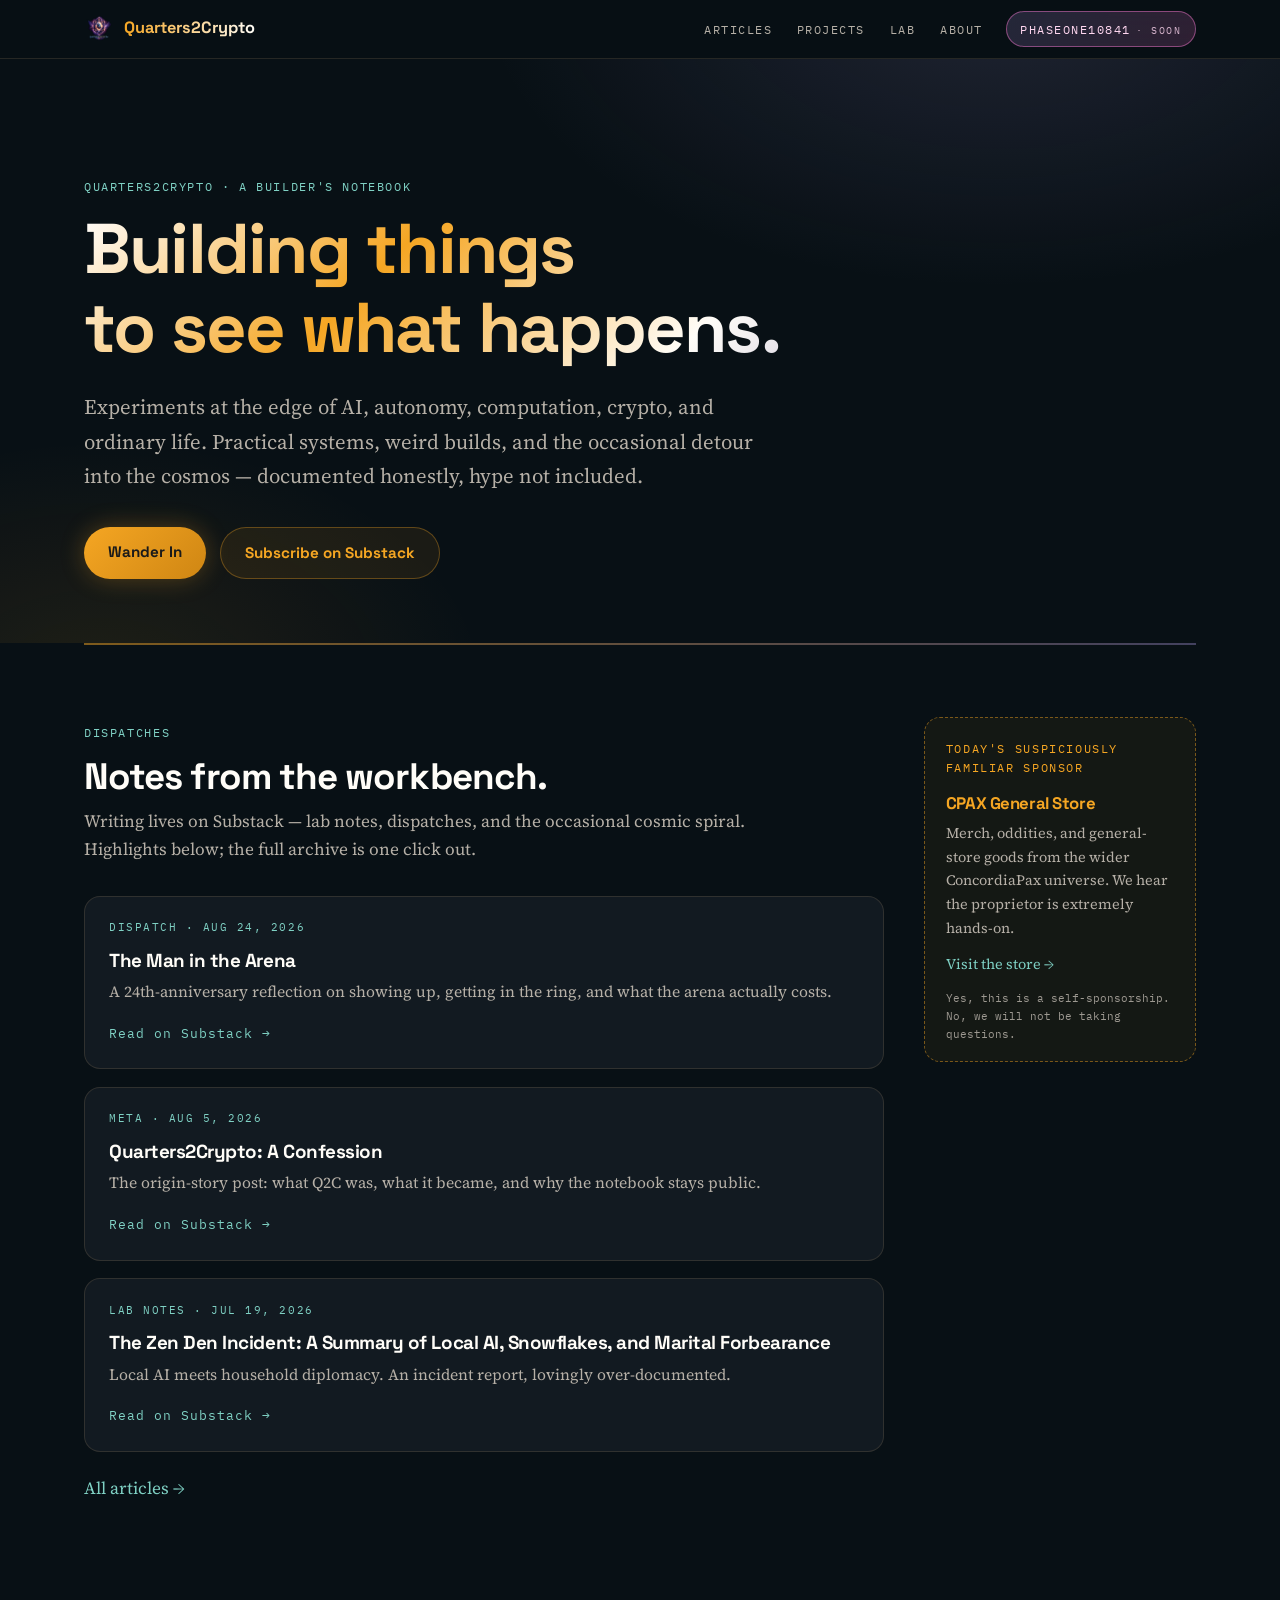
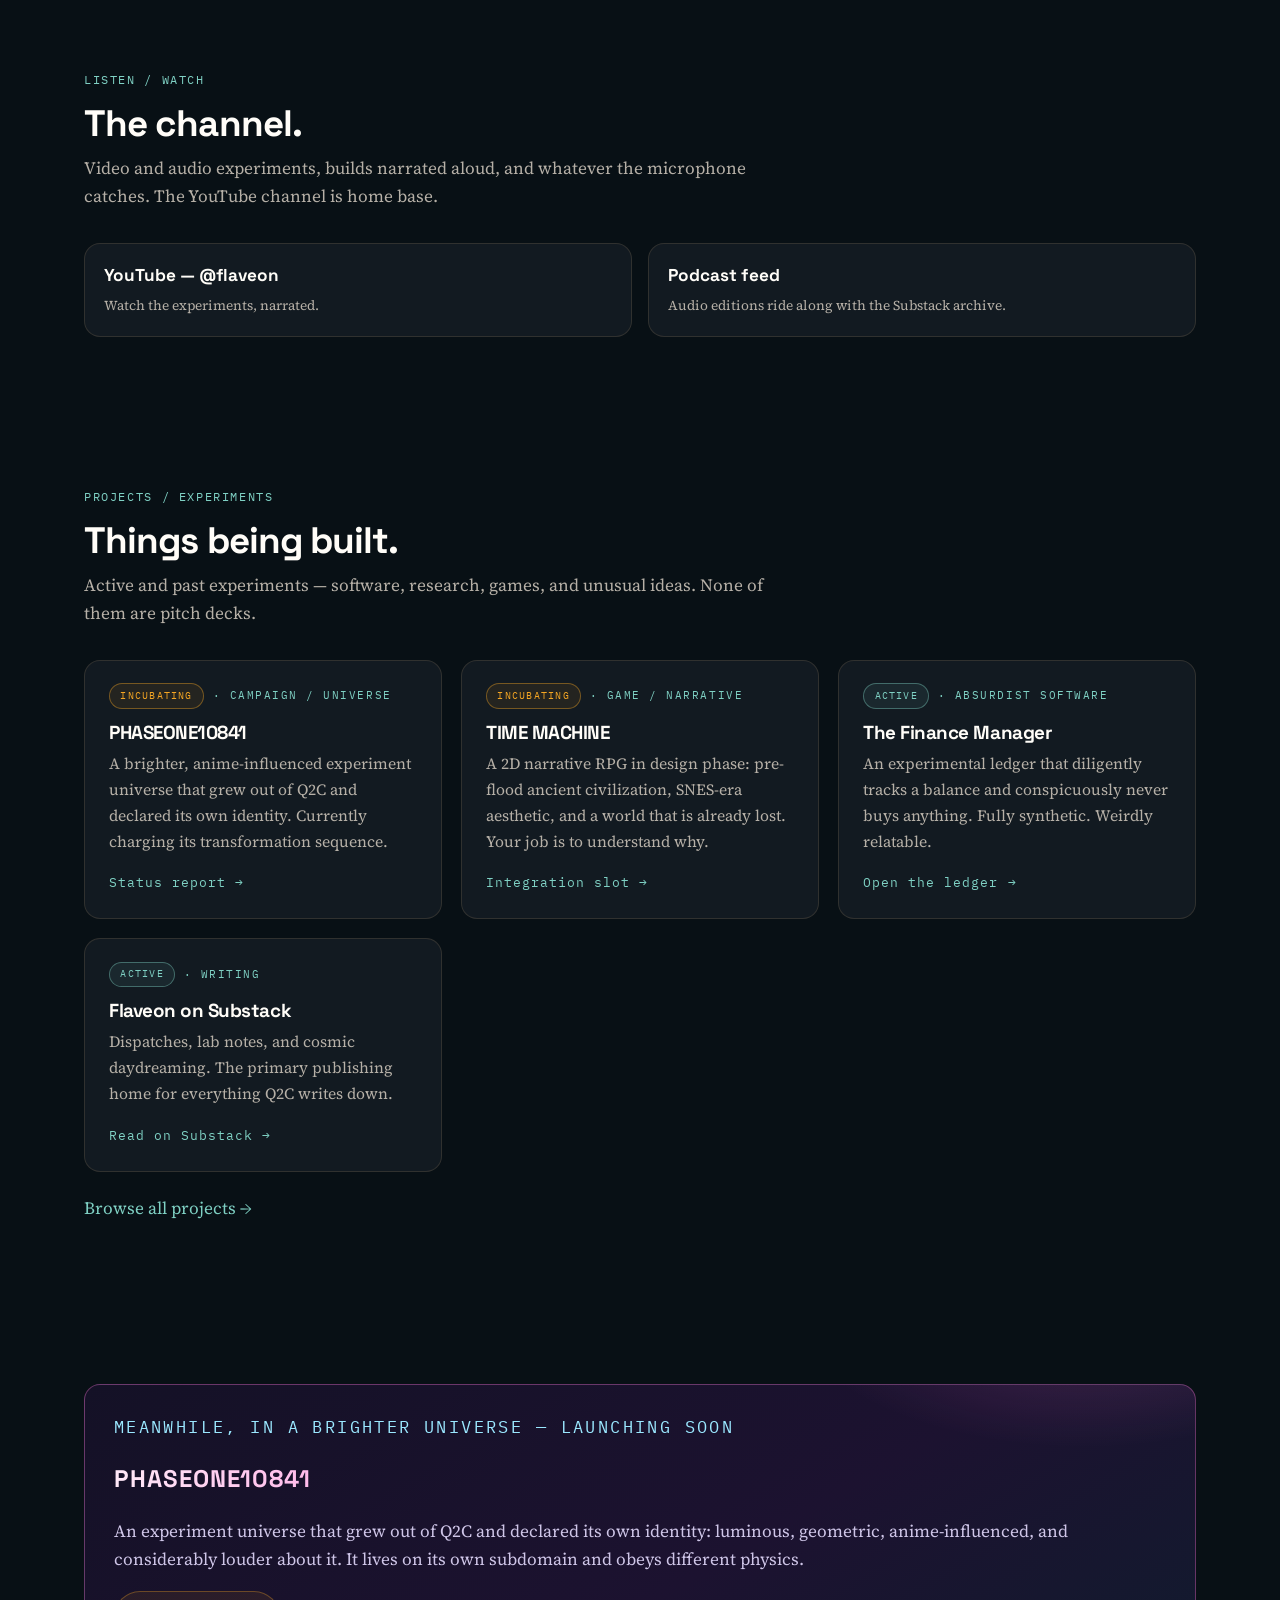
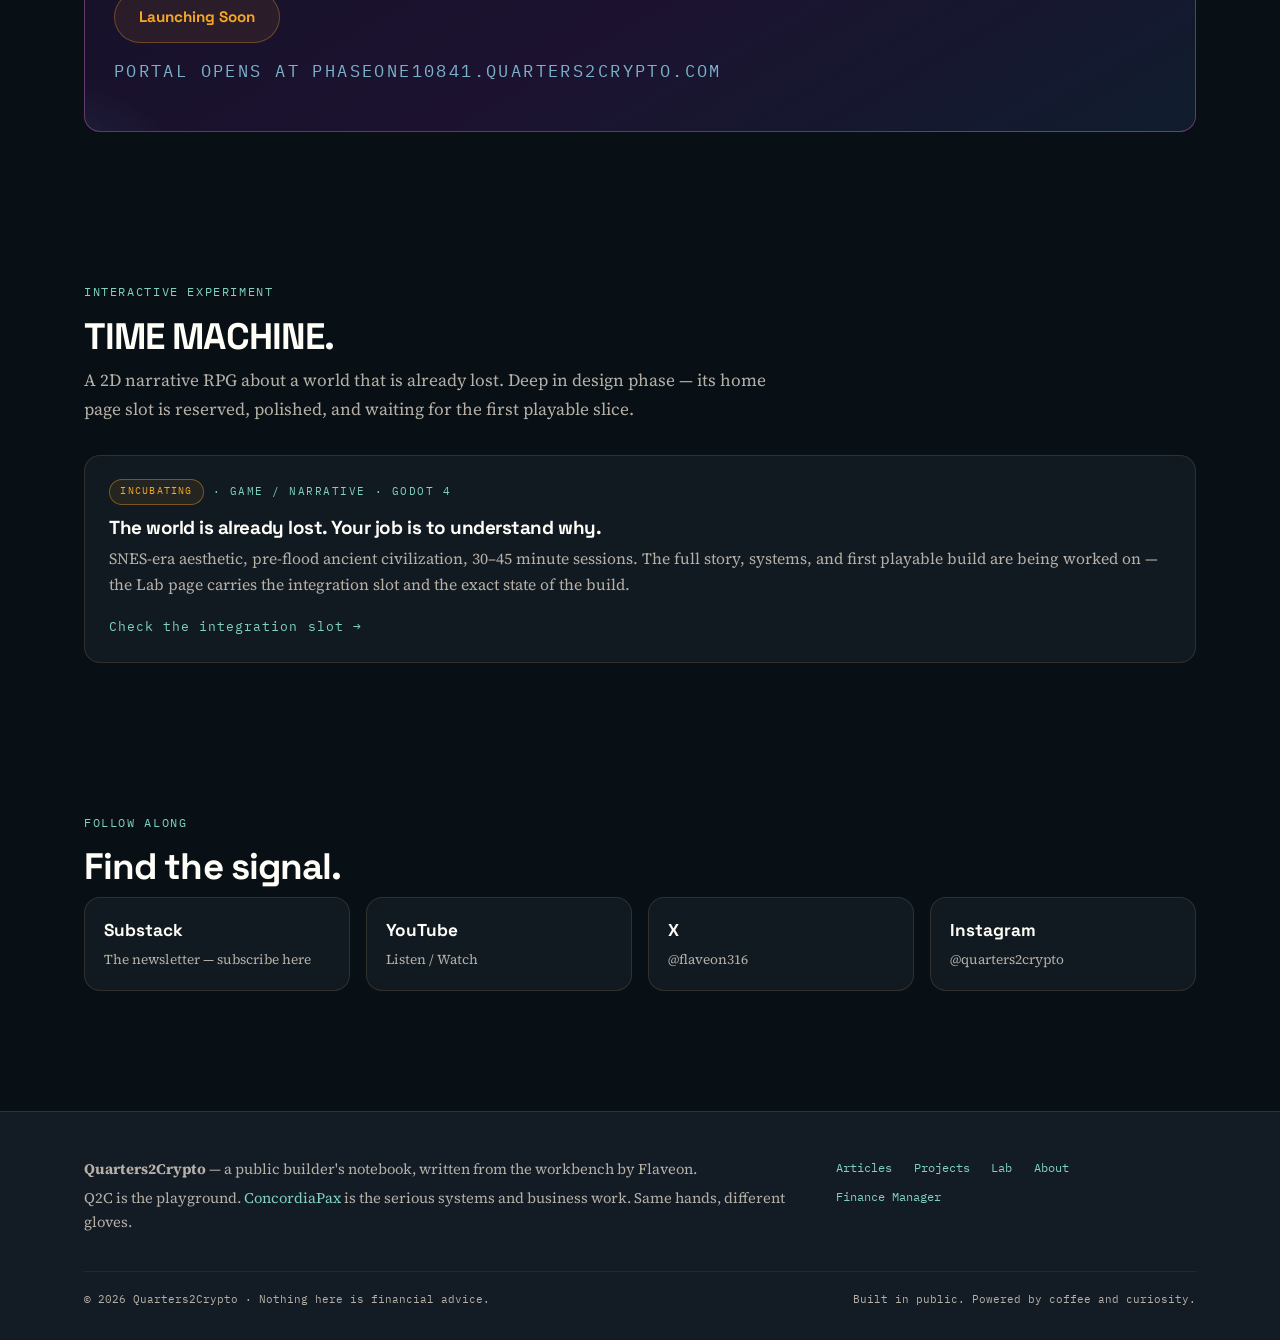
<file: index.html>
<!DOCTYPE html>
<html lang="en">
<head>
  <meta charset="UTF-8">
  <meta name="viewport" content="width=device-width, initial-scale=1.0">
  <title>Quarters2Crypto — A Builder's Notebook</title>
  <meta name="description" content="The public notebook of Flaveon: experiments at the edge of AI, autonomy, computation, crypto, and cosmic daydreaming. Building things to see what happens.">
  <link rel="canonical" href="https://quarters2crypto.com/">

  <meta property="og:type" content="website">
  <meta property="og:site_name" content="Quarters2Crypto">
  <meta property="og:title" content="Quarters2Crypto — A Builder's Notebook">
  <meta property="og:description" content="Experiments at the edge of AI, autonomy, computation, crypto, and cosmic daydreaming. Building things to see what happens.">
  <meta property="og:url" content="https://quarters2crypto.com/">
  <meta property="og:image" content="https://quarters2crypto.com/media/images/q2c-hero-bg.png">
  <meta name="twitter:card" content="summary_large_image">
  <meta name="twitter:site" content="@flaveon316">
  <meta name="twitter:title" content="Quarters2Crypto — A Builder's Notebook">
  <meta name="twitter:description" content="Experiments at the edge of AI, autonomy, computation, crypto, and cosmic daydreaming.">

  <link rel="icon" type="image/png" href="/media/images/q2c-icon.png">
  <link rel="preconnect" href="https://fonts.googleapis.com">
  <link rel="preconnect" href="https://fonts.gstatic.com" crossorigin>
  <link rel="stylesheet" href="/brand-kit/cpax-q2c-theme.css">
  <link rel="stylesheet" href="/assets/css/site.css">
  <script src="/assets/js/site.js" defer></script>

  <script type="application/ld+json">
  {
    "@context": "https://schema.org",
    "@type": "WebSite",
    "name": "Quarters2Crypto",
    "url": "https://quarters2crypto.com",
    "description": "A public builder's notebook: AI, autonomy, computation, crypto, and cosmic daydreaming.",
    "author": { "@type": "Person", "name": "Flaveon", "url": "https://substack.com/@flaveon" }
  }
  </script>
</head>
<body>
  <a class="skip-link" href="#main">Skip to content</a>

  <nav id="nav" aria-label="Primary">
    <div class="wrap">
      <a class="brand" href="/">
        <img src="/media/images/q2c-logo.png" alt="Quarters2Crypto logo" width="30" height="30">
        <span class="wordmark">Quarters2Crypto</span>
      </a>
      <div class="nav-links">
        <a href="/articles.html">Articles</a>
        <a href="/projects.html">Projects</a>
        <a href="/lab.html">Lab</a>
        <a href="/about.html">About</a>
        <a class="phaseone-nav" href="/lab.html#phaseone">Phaseone10841<span class="soon">· soon</span></a>
      </div>
    </div>
  </nav>

  <main id="main">
    <!-- A. Hero -->
    <section id="hero">
      <div class="wrap">
        <span class="eyebrow">Quarters2Crypto · A builder's notebook</span>
        <h1>Building things<br>to see what happens.</h1>
        <p class="lede">Experiments at the edge of AI, autonomy, computation, crypto, and ordinary life. Practical systems, weird builds, and the occasional detour into the cosmos — documented honestly, hype not included.</p>
        <div class="hero-ctas">
          <a class="btn btn-primary" href="#dispatches">Wander In</a>
          <a class="btn btn-secondary" href="https://substack.com/@flaveon" target="_blank" rel="noopener">Subscribe on Substack</a>
        </div>
      </div>
    </section>

    <div class="wrap"><hr class="rule"></div>

    <!-- B. Dispatches + sponsor sidebar -->
    <section class="block" id="dispatches" aria-labelledby="dispatches-title">
      <div class="wrap with-sidebar">
        <div>
          <div class="section-head">
            <span class="eyebrow">Dispatches</span>
            <h2 id="dispatches-title">Notes from the workbench.</h2>
            <p>Writing lives on Substack — lab notes, dispatches, and the occasional cosmic spiral. Highlights below; the full archive is one click out.</p>
          </div>
          <div data-dispatches="3">
            <!-- Static fallback: replaced by /content/dispatches.json when available -->
            <div class="card-list">
              <article class="card">
                <p class="meta">Dispatch</p>
                <h3><a href="https://flaveon.substack.com/p/the-man-in-the-arena" target="_blank" rel="noopener">The Man in the Arena</a></h3>
                <p>A reflection on showing up, getting in the ring, and what the arena actually costs.</p>
              </article>
              <article class="card">
                <p class="meta">Meta</p>
                <h3><a href="https://flaveon.substack.com/p/quarters2crypto-a-confession" target="_blank" rel="noopener">Quarters2Crypto: A Confession</a></h3>
                <p>What Q2C was, what it became, and why the notebook stays public.</p>
              </article>
            </div>
          </div>
          <p style="margin-top:1.4rem">
            <a class="card-link" href="/articles.html">All articles →</a>
          </p>
        </div>

        <!-- The sponsor bit -->
        <aside class="sponsor-module" aria-label="Sponsor">
          <span class="eyebrow" style="color:var(--cpax-gold)">Today's suspiciously familiar sponsor</span>
          <h3>CPAX General Store</h3>
          <p>Merch, oddities, and general-store goods from the wider ConcordiaPax universe. We hear the proprietor is extremely hands-on.</p>
          <p><a class="card-link" href="https://www.etsy.com/shop/CpaxGeneralStore" target="_blank" rel="noopener sponsored">Visit the store →</a></p>
          <p class="fine-print">Yes, this is a self-sponsorship. No, we will not be taking questions.</p>
        </aside>
      </div>
    </section>

    <!-- C. Listen / Watch -->
    <section class="block" aria-labelledby="listen-title">
      <div class="wrap">
        <div class="section-head">
          <span class="eyebrow">Listen / Watch</span>
          <h2 id="listen-title">The channel.</h2>
          <p>Video and audio experiments, builds narrated aloud, and whatever the microphone catches. The YouTube channel is home base.</p>
        </div>
        <div class="social-strip">
          <a href="https://youtube.com/@flaveon" target="_blank" rel="noopener">
            <span class="label">YouTube — @flaveon</span>
            <span class="note">Watch the experiments, narrated.</span>
          </a>
          <a href="https://flaveon.substack.com/podcast" target="_blank" rel="noopener">
            <span class="label">Podcast feed</span>
            <span class="note">Audio editions ride along with the Substack archive.</span>
          </a>
        </div>
      </div>
    </section>

    <!-- D. Projects teaser -->
    <section class="block" aria-labelledby="projects-title">
      <div class="wrap">
        <div class="section-head">
          <span class="eyebrow">Projects / Experiments</span>
          <h2 id="projects-title">Things being built.</h2>
          <p>Active and past experiments — software, research, games, and unusual ideas. None of them are pitch decks.</p>
        </div>
        <div data-projects="featured">
          <div class="project-grid">
            <article class="card">
              <p class="meta"><span class="pill pill-active">active</span> · Absurdist Software</p>
              <h3>The Finance Manager</h3>
              <p>An experimental ledger that diligently tracks a balance and conspicuously never buys anything.</p>
              <a class="card-link" href="/finance_manager/">Open the ledger →</a>
            </article>
            <article class="card">
              <p class="meta"><span class="pill pill-incubating">incubating</span> · Game / Narrative</p>
              <h3>TIME MACHINE</h3>
              <p>A narrative RPG in design phase. The world is already lost — your job is to understand why.</p>
              <a class="card-link" href="/lab.html#time-machine">Integration slot →</a>
            </article>
          </div>
        </div>
        <p style="margin-top:1.4rem">
          <a class="card-link" href="/projects.html">Browse all projects →</a>
        </p>
      </div>
    </section>

    <!-- E. PHASEONE10841 -->
    <section class="block" id="phaseone" aria-labelledby="phaseone-title" data-phaseone>
      <div class="wrap">
        <div class="phaseone-card">
          <span class="meta">Meanwhile, in a brighter universe — <span data-phaseone-status>Launching Soon</span></span>
          <h3 id="phaseone-title">PHASEONE10841</h3>
          <p>An experiment universe that grew out of Q2C and declared its own identity: luminous, geometric, anime-influenced, and considerably louder about it. It lives on its own subdomain and obeys different physics.</p>
          <a class="btn btn-secondary phaseone-cta" aria-disabled="true">Launching Soon</a>
          <p class="meta" style="margin-top:0.9rem; opacity:0.75">portal opens at phaseone10841.quarters2crypto.com</p>
        </div>
      </div>
    </section>

    <!-- F. Time Machine -->
    <section class="block" aria-labelledby="tm-title">
      <div class="wrap">
        <div class="section-head">
          <span class="eyebrow">Interactive Experiment</span>
          <h2 id="tm-title">TIME MACHINE.</h2>
          <p>A 2D narrative RPG about a world that is already lost. Deep in design phase — its home page slot is reserved, polished, and waiting for the first playable slice.</p>
        </div>
        <article class="card">
          <p class="meta"><span class="pill pill-incubating">incubating</span> · Game / Narrative · Godot 4</p>
          <h3>The world is already lost. Your job is to understand why.</h3>
          <p>SNES-era aesthetic, pre-flood ancient civilization, 30–45 minute sessions. The full story, systems, and first playable build are being worked on — the Lab page carries the integration slot and the exact state of the build.</p>
          <a class="card-link" href="/lab.html#time-machine">Check the integration slot →</a>
        </article>
      </div>
    </section>

    <!-- H. Social / Follow -->
    <section class="block" aria-labelledby="follow-title">
      <div class="wrap">
        <div class="section-head">
          <span class="eyebrow">Follow Along</span>
          <h2 id="follow-title">Find the signal.</h2>
        </div>
        <div class="social-strip">
          <a href="https://substack.com/@flaveon" target="_blank" rel="noopener">
            <span class="label">Substack</span>
            <span class="note">The newsletter — subscribe here</span>
          </a>
          <a href="https://youtube.com/@flaveon" target="_blank" rel="noopener">
            <span class="label">YouTube</span>
            <span class="note">Listen / Watch</span>
          </a>
          <a href="https://x.com/flaveon316" target="_blank" rel="noopener">
            <span class="label">X</span>
            <span class="note">@flaveon316</span>
          </a>
          <a href="https://www.instagram.com/quarters2crypto" target="_blank" rel="noopener">
            <span class="label">Instagram</span>
            <span class="note">@quarters2crypto</span>
          </a>
        </div>
      </div>
    </section>
  </main>

  <footer>
    <div class="wrap">
      <div class="grid">
        <div>
          <p><strong>Quarters2Crypto</strong> — a public builder's notebook, written from the workbench by Flaveon.</p>
          <p>Q2C is the playground. <a href="https://concordiapax.com" target="_blank" rel="noopener">ConcordiaPax</a> is the serious systems and business work. Same hands, different gloves.</p>
        </div>
        <nav aria-label="Footer">
          <a href="/articles.html">Articles</a>
          <a href="/projects.html">Projects</a>
          <a href="/lab.html">Lab</a>
          <a href="/about.html">About</a>
          <a href="/finance_manager/">Finance Manager</a>
        </nav>
      </div>
      <div class="foot-bottom">
        <span>© <span data-year>2026</span> Quarters2Crypto · Nothing here is financial advice.</span>
        <span>Built in public. Powered by coffee and curiosity.</span>
      </div>
    </div>
  </footer>
</body>
</html>
</file>
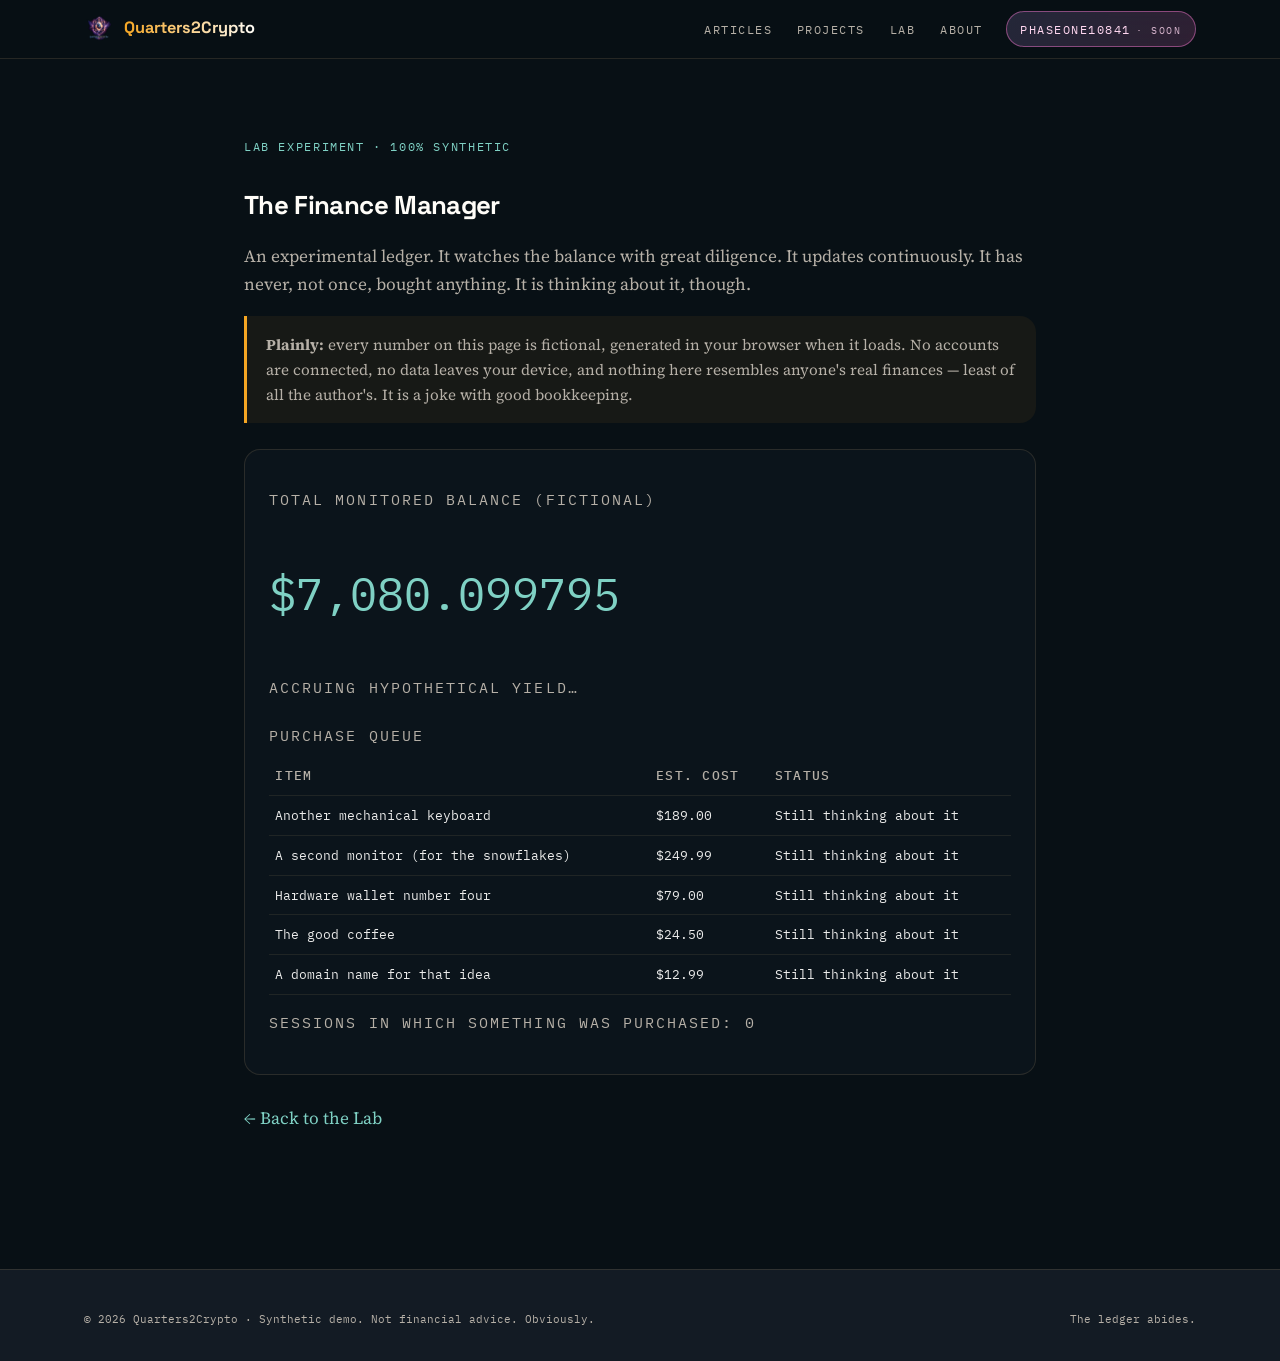
<file: finance_manager/index.html>
<!DOCTYPE html>
<html lang="en">
<head>
  <meta charset="UTF-8">
  <meta name="viewport" content="width=device-width, initial-scale=1.0">
  <title>The Finance Manager — Quarters2Crypto</title>
  <meta name="description" content="A fully synthetic experimental ledger that diligently tracks a balance and conspicuously never buys anything. An absurdist software demo from the Q2C lab.">
  <link rel="canonical" href="https://quarters2crypto.com/finance_manager/">
  <meta name="robots" content="noindex">

  <meta property="og:type" content="website">
  <meta property="og:site_name" content="Quarters2Crypto">
  <meta property="og:title" content="The Finance Manager — Quarters2Crypto">
  <meta property="og:description" content="A synthetic ledger that never buys anything. An absurdist software demo.">
  <meta property="og:url" content="https://quarters2crypto.com/finance_manager/">
  <meta property="og:image" content="https://quarters2crypto.com/media/images/q2c-hero-bg.png">
  <meta name="twitter:card" content="summary_large_image">

  <link rel="icon" type="image/png" href="/media/images/q2c-icon.png">
  <link rel="preconnect" href="https://fonts.googleapis.com">
  <link rel="preconnect" href="https://fonts.gstatic.com" crossorigin>
  <link rel="stylesheet" href="/brand-kit/cpax-q2c-theme.css">
  <link rel="stylesheet" href="/assets/css/site.css">
</head>
<body>
  <a class="skip-link" href="#main">Skip to content</a>

  <nav id="nav" aria-label="Primary">
    <div class="wrap">
      <a class="brand" href="/">
        <img src="/media/images/q2c-logo.png" alt="Quarters2Crypto logo" width="30" height="30">
        <span class="wordmark">Quarters2Crypto</span>
      </a>
      <div class="nav-links">
        <a href="/articles.html">Articles</a>
        <a href="/projects.html">Projects</a>
        <a href="/lab.html">Lab</a>
        <a href="/about.html">About</a>
        <a class="phaseone-nav" href="/lab.html#phaseone">Phaseone10841<span class="soon">· soon</span></a>
      </div>
    </div>
  </nav>

  <main id="main">
    <section class="block">
      <div class="wrap" style="max-width:52rem">
        <span class="eyebrow">Lab Experiment · 100% Synthetic</span>
        <h2>The Finance Manager</h2>
        <p class="muted">An experimental ledger. It watches the balance with great diligence. It updates continuously. It has never, not once, bought anything. It is thinking about it, though.</p>

        <div class="note-box" role="note">
          <strong>Plainly:</strong> every number on this page is fictional, generated in your browser when it loads.
          No accounts are connected, no data leaves your device, and nothing here resembles anyone's real finances — least of all the author's. It is a joke with good bookkeeping.
        </div>

        <div class="ledger" style="margin-top:1.6rem" aria-live="off">
          <p class="meta" style="color:var(--cpax-muted)">Total monitored balance (fictional)</p>
          <p class="balance" id="fm-balance">$0.000000</p>
          <p class="meta" id="fm-ticker-note" style="color:var(--cpax-muted)">accruing hypothetical yield…</p>

          <table>
            <caption class="meta" style="text-align:left; padding-block:0.5rem; color:var(--cpax-muted)">Purchase queue</caption>
            <thead>
              <tr><th scope="col">Item</th><th scope="col">Est. cost</th><th scope="col">Status</th></tr>
            </thead>
            <tbody id="fm-queue">
              <tr><td>Another mechanical keyboard</td><td>$189.00</td><td>Still thinking about it</td></tr>
              <tr><td>A second monitor (for the snowflakes)</td><td>$249.99</td><td>Still thinking about it</td></tr>
              <tr><td>Hardware wallet number four</td><td>$79.00</td><td>Still thinking about it</td></tr>
              <tr><td>The good coffee</td><td>$24.50</td><td>Still thinking about it</td></tr>
              <tr><td>A domain name for that idea</td><td>$12.99</td><td>Still thinking about it</td></tr>
            </tbody>
          </table>

          <p class="meta" style="margin-top:1rem; color:var(--cpax-muted)">
            Sessions in which something was purchased: <span id="fm-purchases">0</span>
          </p>
        </div>

        <p style="margin-top:1.8rem"><a class="card-link" href="/lab.html">← Back to the Lab</a></p>
      </div>
    </section>
  </main>

  <footer>
    <div class="wrap">
      <div class="foot-bottom" style="border-top:0; margin-top:0; padding-top:0">
        <span>© 2026 Quarters2Crypto · Synthetic demo. Not financial advice. Obviously.</span>
        <span>The ledger abides.</span>
      </div>
    </div>
  </footer>

  <script>
    /* Synthetic demo only. The balance is a made-up number, seeded per visit,
       drifting upward by tiny fictional "yield" ticks. Nothing is real. */
    (function () {
      "use strict";
      var balance = 4000 + Math.random() * 9000;
      var out = document.getElementById("fm-balance");
      var notes = [
        "accruing hypothetical yield…",
        "compounding, allegedly…",
        "watching the number with concern…",
        "growth, but make it fictional…",
        "still not buying anything…"
      ];
      var noteEl = document.getElementById("fm-ticker-note");
      var noteIdx = 0;

      function render() {
        out.textContent = "$" + balance.toLocaleString("en-US", {
          minimumFractionDigits: 6, maximumFractionDigits: 6
        });
      }

      function tick() {
        balance += Math.random() * 0.004; /* fictional micro-yield */
        render();
      }

      render();
      /* Reduced motion: render once, skip the animation entirely. */
      if (!window.matchMedia("(prefers-reduced-motion: reduce)").matches) {
        setInterval(tick, 700);
        setInterval(function () {
          noteIdx = (noteIdx + 1) % notes.length;
          noteEl.textContent = notes[noteIdx];
        }, 4200);
      } else {
        noteEl.textContent = "static figure — motion reduced, fiction intact…";
      }
    })();
  </script>
</body>
</html>
</file>
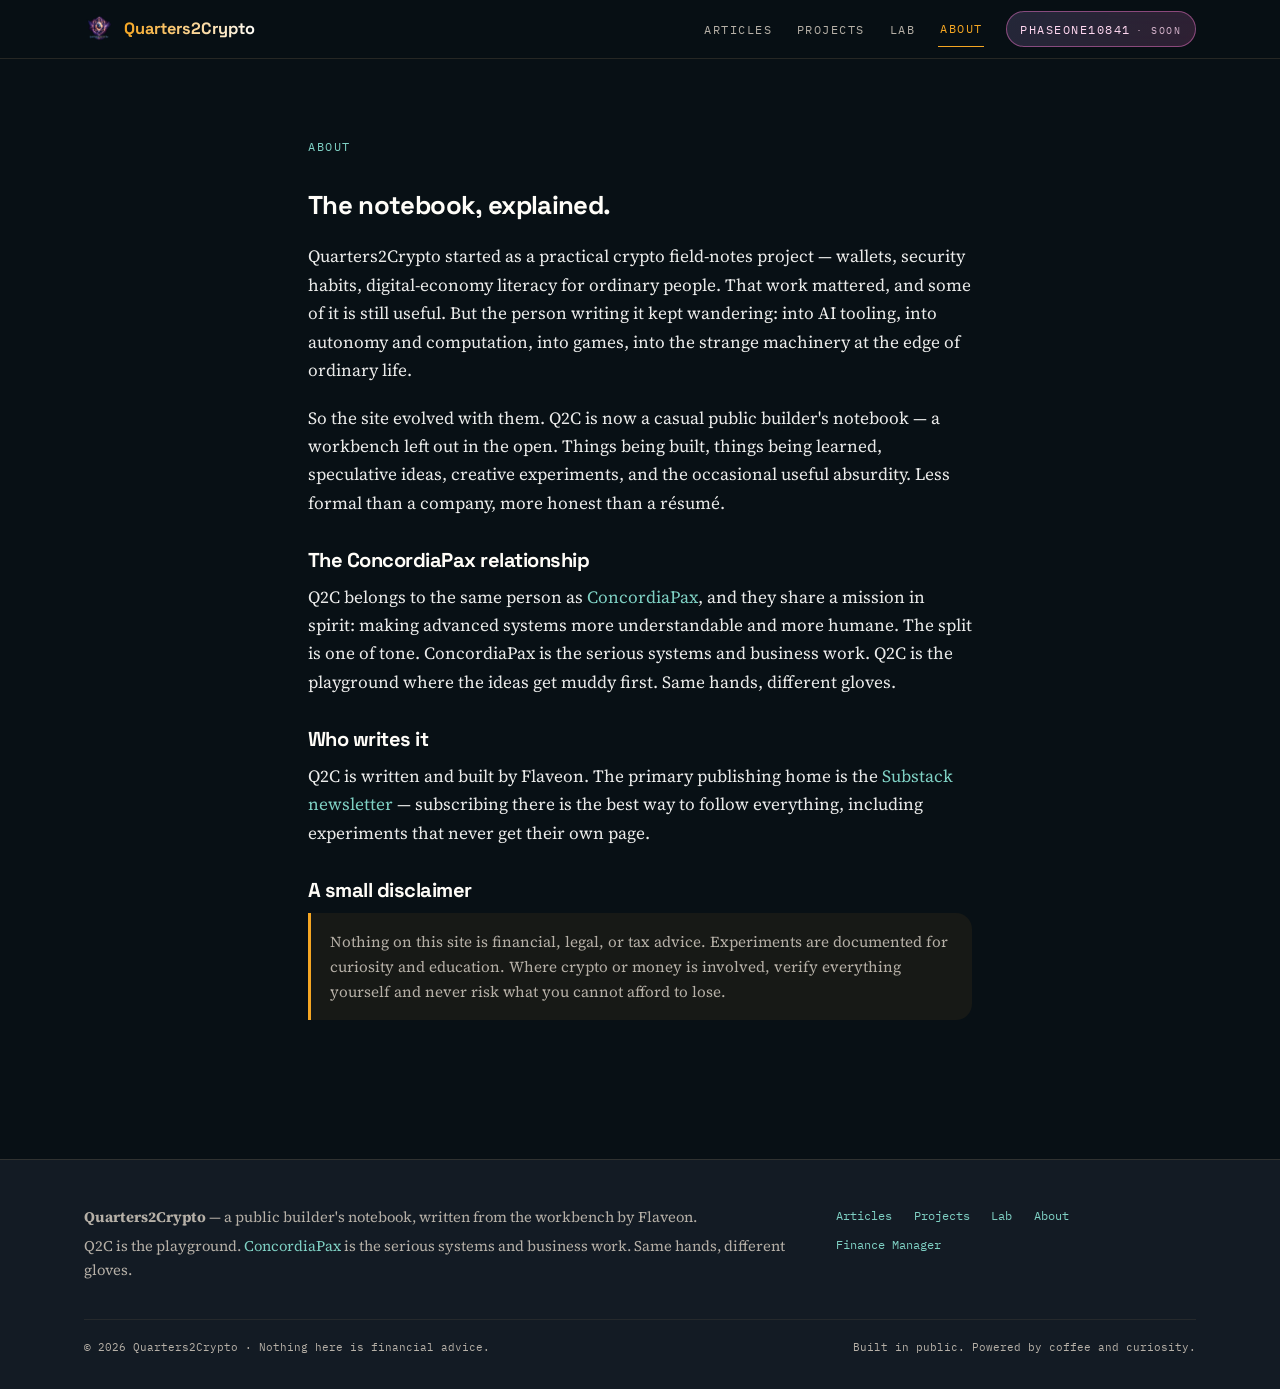
<file: about.html>
<!DOCTYPE html>
<html lang="en">
<head>
  <meta charset="UTF-8">
  <meta name="viewport" content="width=device-width, initial-scale=1.0">
  <title>About — Quarters2Crypto</title>
  <meta name="description" content="What Quarters2Crypto is now: a casual public builder's notebook by Flaveon, and how it relates to ConcordiaPax.">
  <link rel="canonical" href="https://quarters2crypto.com/about.html">

  <meta property="og:type" content="website">
  <meta property="og:site_name" content="Quarters2Crypto">
  <meta property="og:title" content="About — Quarters2Crypto">
  <meta property="og:description" content="What Quarters2Crypto is now, and how it relates to ConcordiaPax.">
  <meta property="og:url" content="https://quarters2crypto.com/about.html">
  <meta property="og:image" content="https://quarters2crypto.com/media/images/q2c-hero-bg.png">
  <meta name="twitter:card" content="summary_large_image">
  <meta name="twitter:site" content="@flaveon316">

  <link rel="icon" type="image/png" href="/media/images/q2c-icon.png">
  <link rel="preconnect" href="https://fonts.googleapis.com">
  <link rel="preconnect" href="https://fonts.gstatic.com" crossorigin>
  <link rel="stylesheet" href="/brand-kit/cpax-q2c-theme.css">
  <link rel="stylesheet" href="/assets/css/site.css">
  <script src="/assets/js/site.js" defer></script>
  <style>
    .prose { max-width: 44rem; }
    .prose p { margin: 0 0 1.2rem; }
    .prose h3 { margin: 2rem 0 0.7rem; }
  </style>
</head>
<body>
  <a class="skip-link" href="#main">Skip to content</a>

  <nav id="nav" aria-label="Primary">
    <div class="wrap">
      <a class="brand" href="/">
        <img src="/media/images/q2c-logo.png" alt="Quarters2Crypto logo" width="30" height="30">
        <span class="wordmark">Quarters2Crypto</span>
      </a>
      <div class="nav-links">
        <a href="/articles.html">Articles</a>
        <a href="/projects.html">Projects</a>
        <a href="/lab.html">Lab</a>
        <a href="/about.html" aria-current="page">About</a>
        <a class="phaseone-nav" href="/lab.html#phaseone">Phaseone10841<span class="soon">· soon</span></a>
      </div>
    </div>
  </nav>

  <main id="main">
    <section class="block">
      <div class="wrap prose">
        <span class="eyebrow">About</span>
        <h2>The notebook, explained.</h2>

        <p>Quarters2Crypto started as a practical crypto field-notes project — wallets, security habits, digital-economy literacy for ordinary people. That work mattered, and some of it is still useful. But the person writing it kept wandering: into AI tooling, into autonomy and computation, into games, into the strange machinery at the edge of ordinary life.</p>

        <p>So the site evolved with them. Q2C is now a casual public builder's notebook — a workbench left out in the open. Things being built, things being learned, speculative ideas, creative experiments, and the occasional useful absurdity. Less formal than a company, more honest than a résumé.</p>

        <h3>The ConcordiaPax relationship</h3>
        <p>Q2C belongs to the same person as <a href="https://concordiapax.com" target="_blank" rel="noopener">ConcordiaPax</a>, and they share a mission in spirit: making advanced systems more understandable and more humane. The split is one of tone. ConcordiaPax is the serious systems and business work. Q2C is the playground where the ideas get muddy first. Same hands, different gloves.</p>

        <h3>Who writes it</h3>
        <p>Q2C is written and built by Flaveon. The primary publishing home is the <a href="https://substack.com/@flaveon" target="_blank" rel="noopener">Substack newsletter</a> — subscribing there is the best way to follow everything, including experiments that never get their own page.</p>

        <h3>A small disclaimer</h3>
        <p class="note-box">Nothing on this site is financial, legal, or tax advice. Experiments are documented for curiosity and education. Where crypto or money is involved, verify everything yourself and never risk what you cannot afford to lose.</p>
      </div>
    </section>
  </main>

  <footer>
    <div class="wrap">
      <div class="grid">
        <div>
          <p><strong>Quarters2Crypto</strong> — a public builder's notebook, written from the workbench by Flaveon.</p>
          <p>Q2C is the playground. <a href="https://concordiapax.com" target="_blank" rel="noopener">ConcordiaPax</a> is the serious systems and business work. Same hands, different gloves.</p>
        </div>
        <nav aria-label="Footer">
          <a href="/articles.html">Articles</a>
          <a href="/projects.html">Projects</a>
          <a href="/lab.html">Lab</a>
          <a href="/about.html">About</a>
          <a href="/finance_manager/">Finance Manager</a>
        </nav>
      </div>
      <div class="foot-bottom">
        <span>© <span data-year>2026</span> Quarters2Crypto · Nothing here is financial advice.</span>
        <span>Built in public. Powered by coffee and curiosity.</span>
      </div>
    </div>
  </footer>
</body>
</html>
</file>
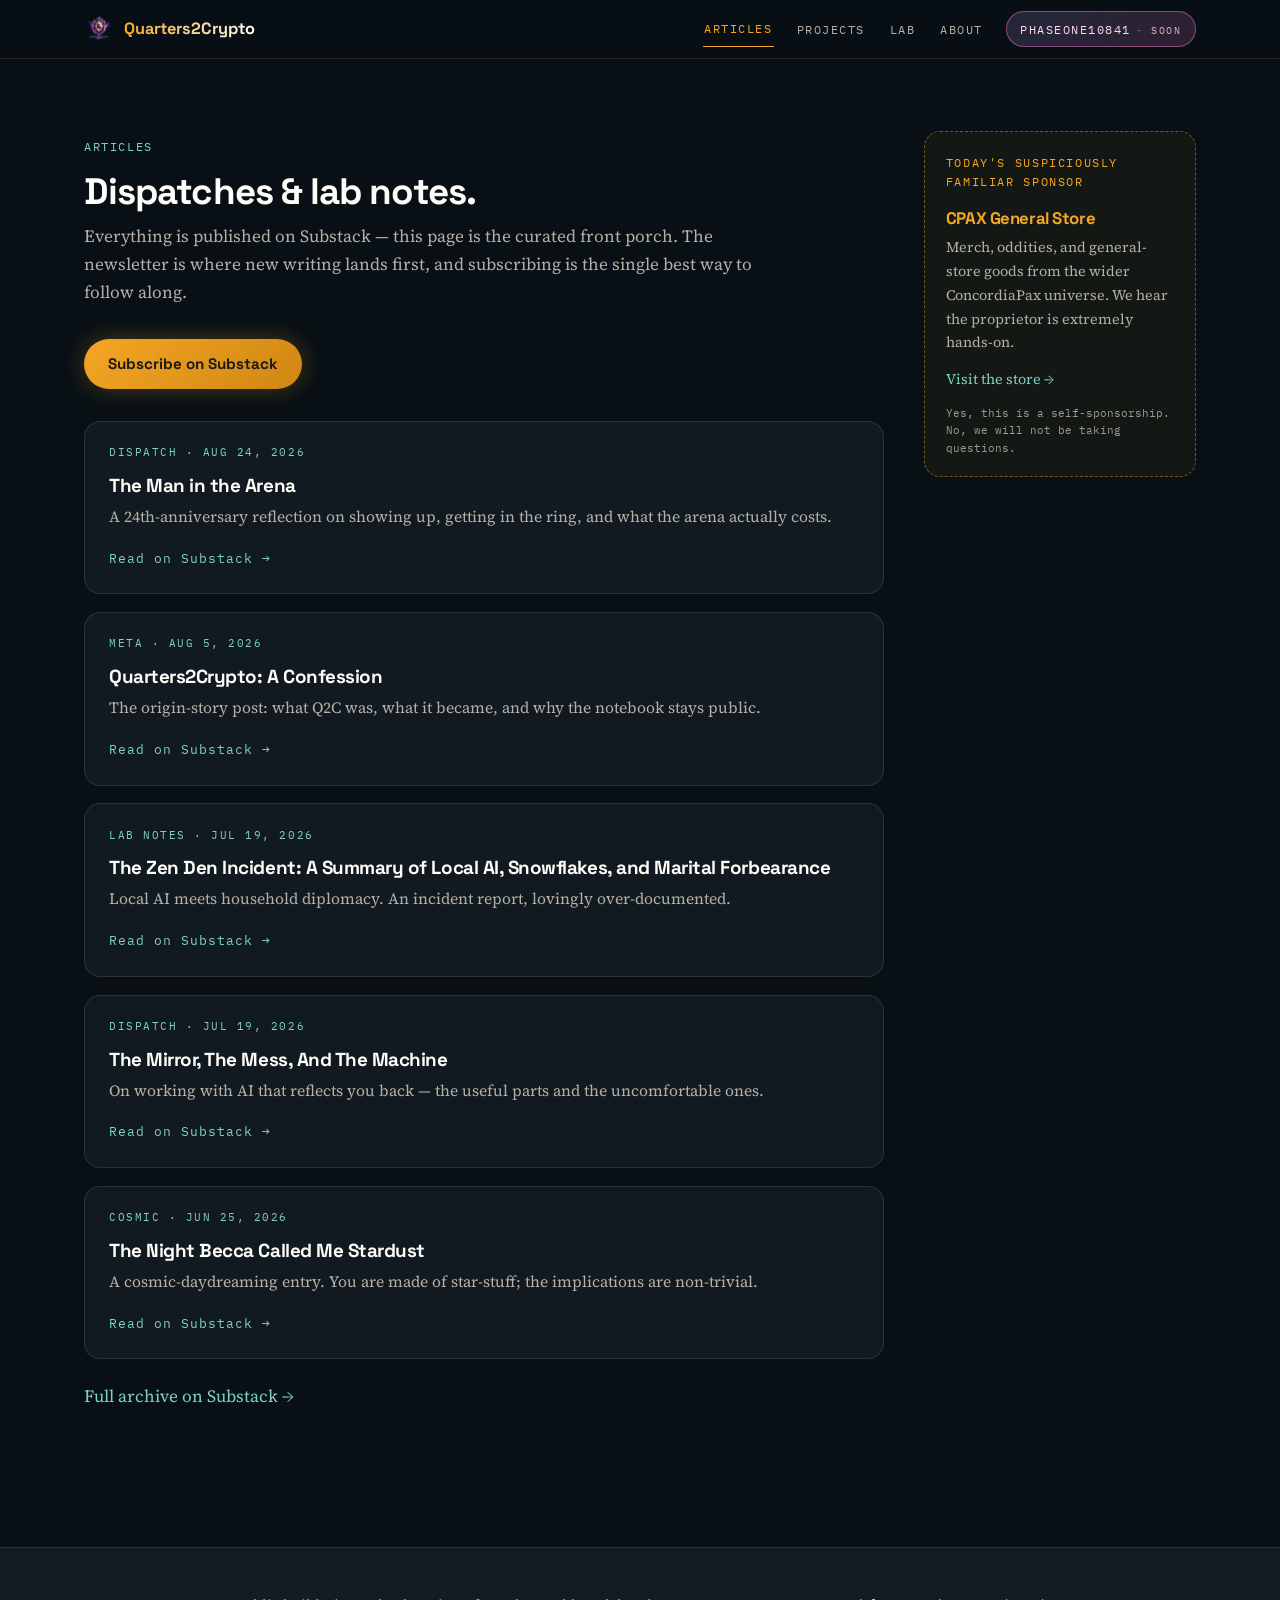
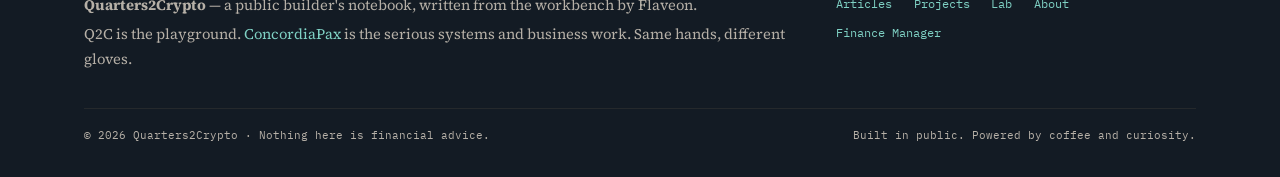
<file: articles.html>
<!DOCTYPE html>
<html lang="en">
<head>
  <meta charset="UTF-8">
  <meta name="viewport" content="width=device-width, initial-scale=1.0">
  <title>Articles — Quarters2Crypto</title>
  <meta name="description" content="Dispatches and lab notes by Flaveon — writing on AI, autonomy, computation, crypto, and cosmic daydreaming. Published on Substack.">
  <link rel="canonical" href="https://quarters2crypto.com/articles.html">

  <meta property="og:type" content="website">
  <meta property="og:site_name" content="Quarters2Crypto">
  <meta property="og:title" content="Articles — Quarters2Crypto">
  <meta property="og:description" content="Dispatches and lab notes by Flaveon. Published on Substack.">
  <meta property="og:url" content="https://quarters2crypto.com/articles.html">
  <meta property="og:image" content="https://quarters2crypto.com/media/images/q2c-hero-bg.png">
  <meta name="twitter:card" content="summary_large_image">
  <meta name="twitter:site" content="@flaveon316">

  <link rel="icon" type="image/png" href="/media/images/q2c-icon.png">
  <link rel="preconnect" href="https://fonts.googleapis.com">
  <link rel="preconnect" href="https://fonts.gstatic.com" crossorigin>
  <link rel="stylesheet" href="/brand-kit/cpax-q2c-theme.css">
  <link rel="stylesheet" href="/assets/css/site.css">
  <script src="/assets/js/site.js" defer></script>
</head>
<body>
  <a class="skip-link" href="#main">Skip to content</a>

  <nav id="nav" aria-label="Primary">
    <div class="wrap">
      <a class="brand" href="/">
        <img src="/media/images/q2c-logo.png" alt="Quarters2Crypto logo" width="30" height="30">
        <span class="wordmark">Quarters2Crypto</span>
      </a>
      <div class="nav-links">
        <a href="/articles.html" aria-current="page">Articles</a>
        <a href="/projects.html">Projects</a>
        <a href="/lab.html">Lab</a>
        <a href="/about.html">About</a>
        <a class="phaseone-nav" href="/lab.html#phaseone">Phaseone10841<span class="soon">· soon</span></a>
      </div>
    </div>
  </nav>

  <main id="main">
    <section class="block" aria-labelledby="articles-title">
      <div class="wrap with-sidebar">
        <div>
          <div class="section-head">
            <span class="eyebrow">Articles</span>
            <h2 id="articles-title">Dispatches &amp; lab notes.</h2>
            <p>Everything is published on Substack — this page is the curated front porch. The newsletter is where new writing lands first, and subscribing is the single best way to follow along.</p>
            <p><a class="btn btn-primary" href="https://substack.com/@flaveon" target="_blank" rel="noopener">Subscribe on Substack</a></p>
          </div>
          <div data-dispatches="50">
            <div class="card-list">
              <article class="card">
                <p class="meta">Dispatch</p>
                <h3><a href="https://flaveon.substack.com/p/the-man-in-the-arena" target="_blank" rel="noopener">The Man in the Arena</a></h3>
                <p>A reflection on showing up, getting in the ring, and what the arena actually costs.</p>
              </article>
              <article class="card">
                <p class="meta">Meta</p>
                <h3><a href="https://flaveon.substack.com/p/quarters2crypto-a-confession" target="_blank" rel="noopener">Quarters2Crypto: A Confession</a></h3>
                <p>What Q2C was, what it became, and why the notebook stays public.</p>
              </article>
            </div>
          </div>
          <p style="margin-top:1.4rem">
            <a class="card-link" href="https://flaveon.substack.com/archive" target="_blank" rel="noopener">Full archive on Substack →</a>
          </p>
        </div>

        <aside class="sponsor-module" aria-label="Sponsor">
          <span class="eyebrow" style="color:var(--cpax-gold)">Today's suspiciously familiar sponsor</span>
          <h3>CPAX General Store</h3>
          <p>Merch, oddities, and general-store goods from the wider ConcordiaPax universe. We hear the proprietor is extremely hands-on.</p>
          <p><a class="card-link" href="https://www.etsy.com/shop/CpaxGeneralStore" target="_blank" rel="noopener sponsored">Visit the store →</a></p>
          <p class="fine-print">Yes, this is a self-sponsorship. No, we will not be taking questions.</p>
        </aside>
      </div>
    </section>
  </main>

  <footer>
    <div class="wrap">
      <div class="grid">
        <div>
          <p><strong>Quarters2Crypto</strong> — a public builder's notebook, written from the workbench by Flaveon.</p>
          <p>Q2C is the playground. <a href="https://concordiapax.com" target="_blank" rel="noopener">ConcordiaPax</a> is the serious systems and business work. Same hands, different gloves.</p>
        </div>
        <nav aria-label="Footer">
          <a href="/articles.html">Articles</a>
          <a href="/projects.html">Projects</a>
          <a href="/lab.html">Lab</a>
          <a href="/about.html">About</a>
          <a href="/finance_manager/">Finance Manager</a>
        </nav>
      </div>
      <div class="foot-bottom">
        <span>© <span data-year>2026</span> Quarters2Crypto · Nothing here is financial advice.</span>
        <span>Built in public. Powered by coffee and curiosity.</span>
      </div>
    </div>
  </footer>
</body>
</html>
</file>
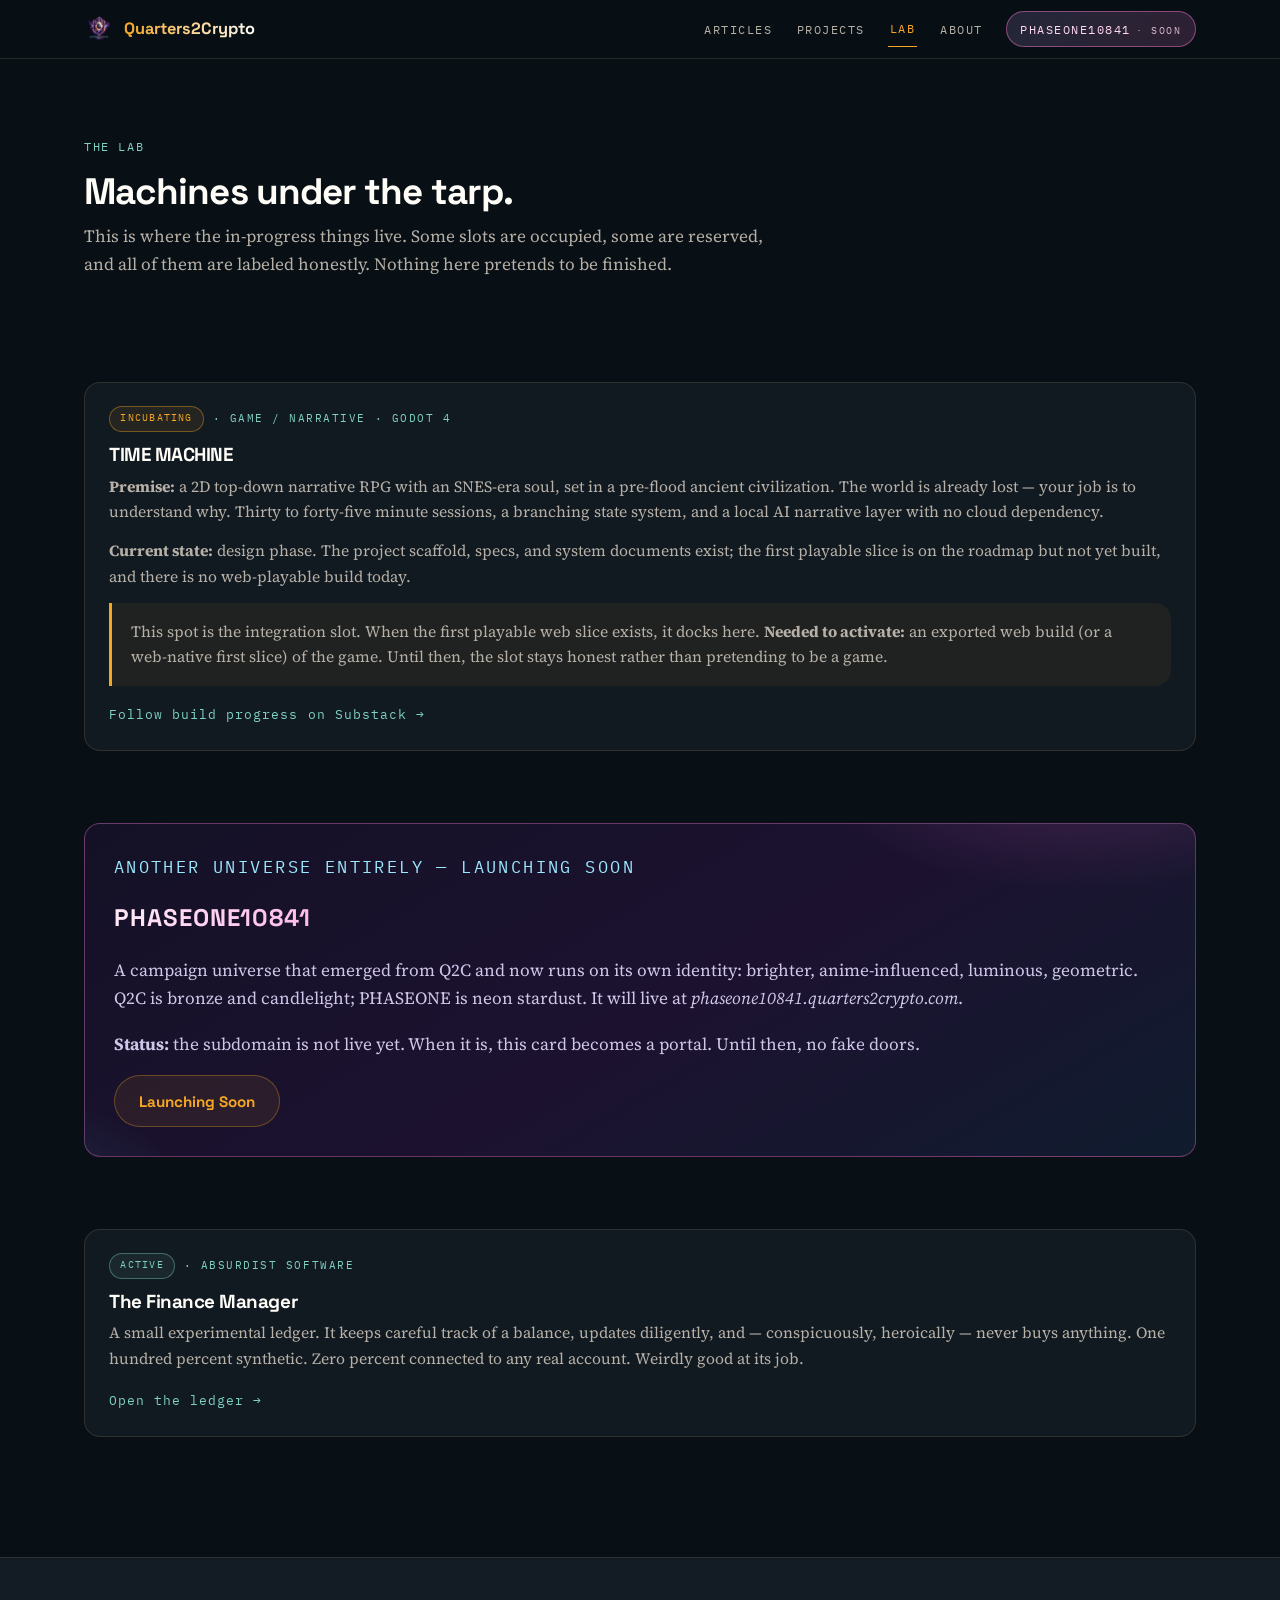
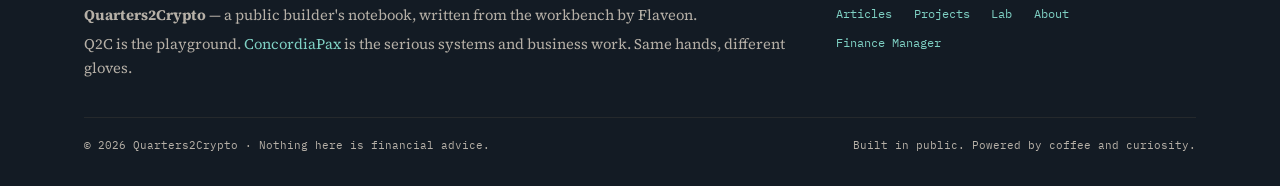
<file: lab.html>
<!DOCTYPE html>
<html lang="en">
<head>
  <meta charset="UTF-8">
  <meta name="viewport" content="width=device-width, initial-scale=1.0">
  <title>Lab — Quarters2Crypto</title>
  <meta name="description" content="The Q2C lab: interactive experiments, works in progress, and the machines under the tarp — including TIME MACHINE and PHASEONE10841.">
  <link rel="canonical" href="https://quarters2crypto.com/lab.html">

  <meta property="og:type" content="website">
  <meta property="og:site_name" content="Quarters2Crypto">
  <meta property="og:title" content="Lab — Quarters2Crypto">
  <meta property="og:description" content="Interactive experiments and works in progress from the Q2C lab.">
  <meta property="og:url" content="https://quarters2crypto.com/lab.html">
  <meta property="og:image" content="https://quarters2crypto.com/media/images/q2c-hero-bg.png">
  <meta name="twitter:card" content="summary_large_image">
  <meta name="twitter:site" content="@flaveon316">

  <link rel="icon" type="image/png" href="/media/images/q2c-icon.png">
  <link rel="preconnect" href="https://fonts.googleapis.com">
  <link rel="preconnect" href="https://fonts.gstatic.com" crossorigin>
  <link rel="stylesheet" href="/brand-kit/cpax-q2c-theme.css">
  <link rel="stylesheet" href="/assets/css/site.css">
  <script src="/assets/js/site.js" defer></script>
</head>
<body>
  <a class="skip-link" href="#main">Skip to content</a>

  <nav id="nav" aria-label="Primary">
    <div class="wrap">
      <a class="brand" href="/">
        <img src="/media/images/q2c-logo.png" alt="Quarters2Crypto logo" width="30" height="30">
        <span class="wordmark">Quarters2Crypto</span>
      </a>
      <div class="nav-links">
        <a href="/articles.html">Articles</a>
        <a href="/projects.html">Projects</a>
        <a href="/lab.html" aria-current="page">Lab</a>
        <a href="/about.html">About</a>
        <a class="phaseone-nav" href="/lab.html#phaseone">Phaseone10841<span class="soon">· soon</span></a>
      </div>
    </div>
  </nav>

  <main id="main">
    <section class="block" aria-labelledby="lab-title">
      <div class="wrap">
        <div class="section-head">
          <span class="eyebrow">The Lab</span>
          <h2 id="lab-title">Machines under the tarp.</h2>
          <p>This is where the in-progress things live. Some slots are occupied, some are reserved, and all of them are labeled honestly. Nothing here pretends to be finished.</p>
        </div>
      </div>
    </section>

    <!-- TIME MACHINE integration slot -->
    <section class="block" id="time-machine" aria-labelledby="tm-title" style="padding-top:0">
      <div class="wrap">
        <article class="card">
          <p class="meta"><span class="pill pill-incubating">incubating</span> · Game / Narrative · Godot 4</p>
          <h3 id="tm-title">TIME MACHINE</h3>
          <p><strong>Premise:</strong> a 2D top-down narrative RPG with an SNES-era soul, set in a pre-flood ancient civilization. The world is already lost — your job is to understand why. Thirty to forty-five minute sessions, a branching state system, and a local AI narrative layer with no cloud dependency.</p>
          <p><strong>Current state:</strong> design phase. The project scaffold, specs, and system documents exist; the first playable slice is on the roadmap but not yet built, and there is no web-playable build today.</p>
          <p class="note-box">
            This spot is the integration slot. When the first playable web slice exists, it docks here.
            <strong>Needed to activate:</strong> an exported web build (or a web-native first slice) of the game.
            Until then, the slot stays honest rather than pretending to be a game.
          </p>
          <a class="card-link" href="https://flaveon.substack.com" target="_blank" rel="noopener">Follow build progress on Substack →</a>
        </article>
      </div>
    </section>

    <!-- PHASEONE10841 status -->
    <section class="block" id="phaseone" aria-labelledby="p1-title" style="padding-top:0" data-phaseone>
      <div class="wrap">
        <div class="phaseone-card">
          <span class="meta">Another universe entirely — <span data-phaseone-status>Launching Soon</span></span>
          <h3 id="p1-title">PHASEONE10841</h3>
          <p>A campaign universe that emerged from Q2C and now runs on its own identity: brighter, anime-influenced, luminous, geometric. Q2C is bronze and candlelight; PHASEONE is neon stardust. It will live at <em>phaseone10841.quarters2crypto.com</em>.</p>
          <p><strong>Status:</strong> the subdomain is not live yet. When it is, this card becomes a portal. Until then, no fake doors.</p>
          <a class="btn btn-secondary phaseone-cta" aria-disabled="true">Launching Soon</a>
        </div>
      </div>
    </section>

    <!-- Finance manager -->
    <section class="block" aria-labelledby="fm-title" style="padding-top:0">
      <div class="wrap">
        <article class="card">
          <p class="meta"><span class="pill pill-active">active</span> · Absurdist Software</p>
          <h3 id="fm-title">The Finance Manager</h3>
          <p>A small experimental ledger. It keeps careful track of a balance, updates diligently, and — conspicuously, heroically — never buys anything. One hundred percent synthetic. Zero percent connected to any real account. Weirdly good at its job.</p>
          <a class="card-link" href="/finance_manager/">Open the ledger →</a>
        </article>
      </div>
    </section>
  </main>

  <footer>
    <div class="wrap">
      <div class="grid">
        <div>
          <p><strong>Quarters2Crypto</strong> — a public builder's notebook, written from the workbench by Flaveon.</p>
          <p>Q2C is the playground. <a href="https://concordiapax.com" target="_blank" rel="noopener">ConcordiaPax</a> is the serious systems and business work. Same hands, different gloves.</p>
        </div>
        <nav aria-label="Footer">
          <a href="/articles.html">Articles</a>
          <a href="/projects.html">Projects</a>
          <a href="/lab.html">Lab</a>
          <a href="/about.html">About</a>
          <a href="/finance_manager/">Finance Manager</a>
        </nav>
      </div>
      <div class="foot-bottom">
        <span>© <span data-year>2026</span> Quarters2Crypto · Nothing here is financial advice.</span>
        <span>Built in public. Powered by coffee and curiosity.</span>
      </div>
    </div>
  </footer>
</body>
</html>
</file>
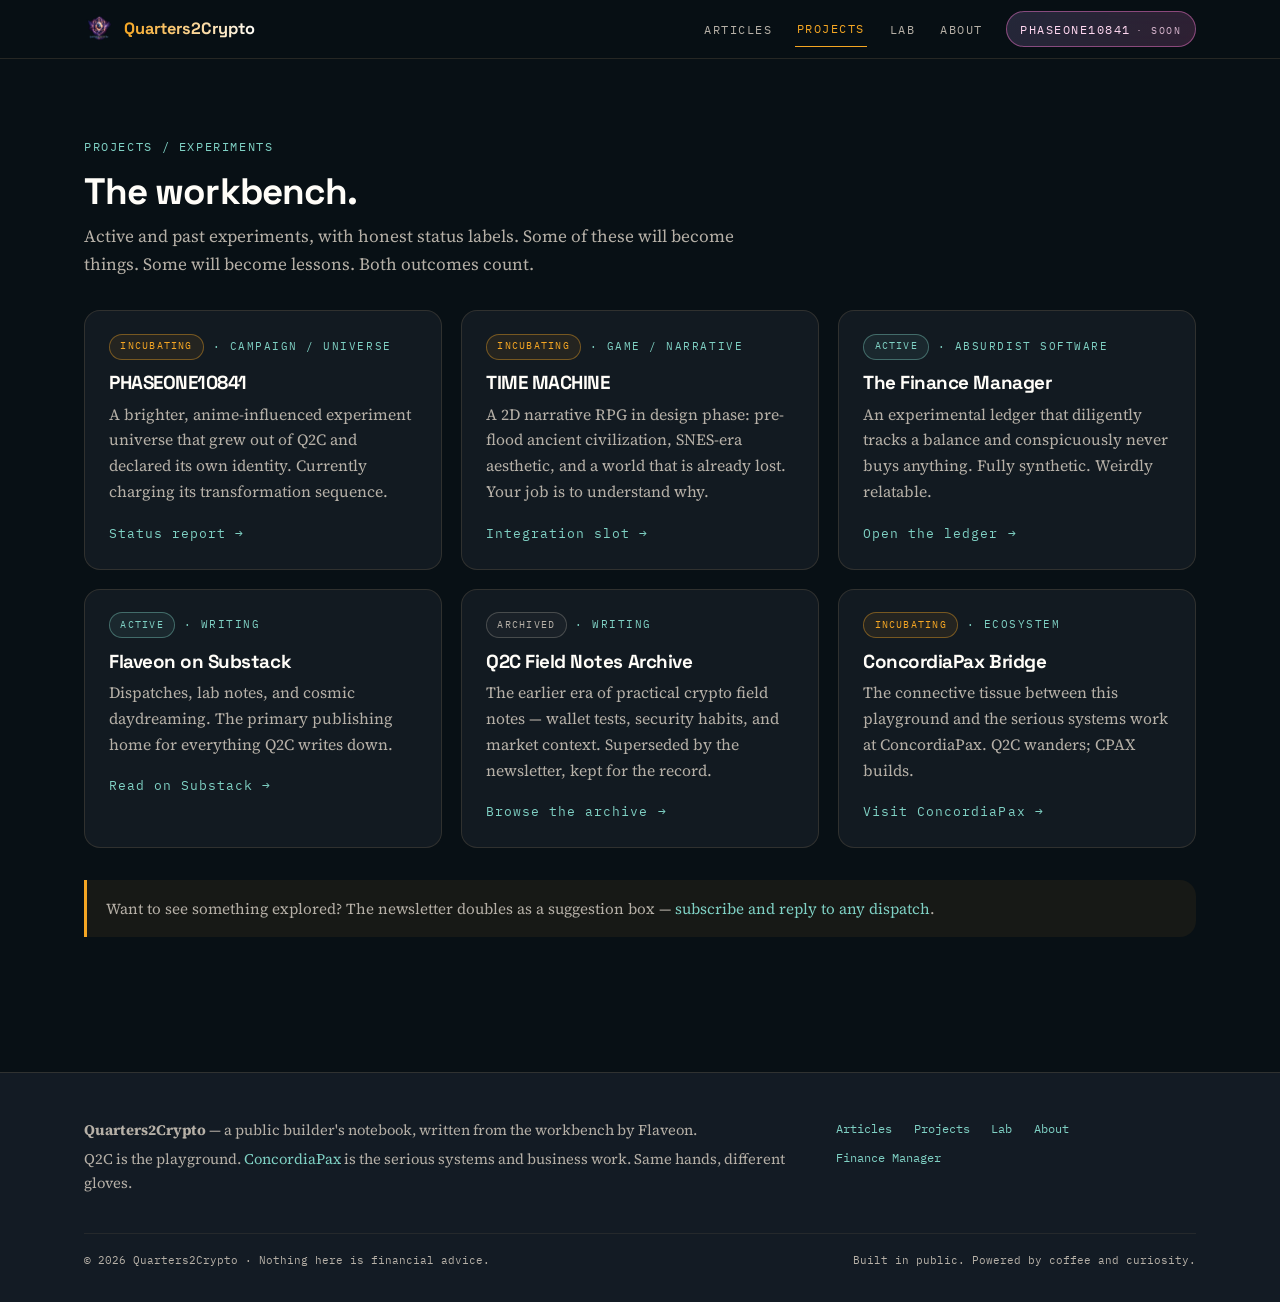
<file: projects.html>
<!DOCTYPE html>
<html lang="en">
<head>
  <meta charset="UTF-8">
  <meta name="viewport" content="width=device-width, initial-scale=1.0">
  <title>Projects — Quarters2Crypto</title>
  <meta name="description" content="Active and past experiments from the Q2C workbench: AI, games, software builds, unusual research, and speculative ideas.">
  <link rel="canonical" href="https://quarters2crypto.com/projects.html">

  <meta property="og:type" content="website">
  <meta property="og:site_name" content="Quarters2Crypto">
  <meta property="og:title" content="Projects — Quarters2Crypto">
  <meta property="og:description" content="Active and past experiments from the Q2C workbench.">
  <meta property="og:url" content="https://quarters2crypto.com/projects.html">
  <meta property="og:image" content="https://quarters2crypto.com/media/images/q2c-hero-bg.png">
  <meta name="twitter:card" content="summary_large_image">
  <meta name="twitter:site" content="@flaveon316">

  <link rel="icon" type="image/png" href="/media/images/q2c-icon.png">
  <link rel="preconnect" href="https://fonts.googleapis.com">
  <link rel="preconnect" href="https://fonts.gstatic.com" crossorigin>
  <link rel="stylesheet" href="/brand-kit/cpax-q2c-theme.css">
  <link rel="stylesheet" href="/assets/css/site.css">
  <script src="/assets/js/site.js" defer></script>
</head>
<body>
  <a class="skip-link" href="#main">Skip to content</a>

  <nav id="nav" aria-label="Primary">
    <div class="wrap">
      <a class="brand" href="/">
        <img src="/media/images/q2c-logo.png" alt="Quarters2Crypto logo" width="30" height="30">
        <span class="wordmark">Quarters2Crypto</span>
      </a>
      <div class="nav-links">
        <a href="/articles.html">Articles</a>
        <a href="/projects.html" aria-current="page">Projects</a>
        <a href="/lab.html">Lab</a>
        <a href="/about.html">About</a>
        <a class="phaseone-nav" href="/lab.html#phaseone">Phaseone10841<span class="soon">· soon</span></a>
      </div>
    </div>
  </nav>

  <main id="main">
    <section class="block" aria-labelledby="projects-title">
      <div class="wrap">
        <div class="section-head">
          <span class="eyebrow">Projects / Experiments</span>
          <h2 id="projects-title">The workbench.</h2>
          <p>Active and past experiments, with honest status labels. Some of these will become things. Some will become lessons. Both outcomes count.</p>
        </div>
        <div data-projects="all">
          <div class="project-grid">
            <article class="card">
              <p class="meta"><span class="pill pill-incubating">incubating</span> · Campaign / Universe</p>
              <h3>PHASEONE10841</h3>
              <p>A brighter experiment universe that grew out of Q2C and declared its own identity.</p>
              <a class="card-link" href="/lab.html#phaseone">Status report →</a>
            </article>
            <article class="card">
              <p class="meta"><span class="pill pill-active">active</span> · Absurdist Software</p>
              <h3>The Finance Manager</h3>
              <p>An experimental ledger that diligently tracks a balance and conspicuously never buys anything.</p>
              <a class="card-link" href="/finance_manager/">Open the ledger →</a>
            </article>
          </div>
        </div>
        <p class="note-box" style="margin-top:2rem">
          Want to see something explored? The newsletter doubles as a suggestion box —
          <a href="https://substack.com/@flaveon" target="_blank" rel="noopener">subscribe and reply to any dispatch</a>.
        </p>
      </div>
    </section>
  </main>

  <footer>
    <div class="wrap">
      <div class="grid">
        <div>
          <p><strong>Quarters2Crypto</strong> — a public builder's notebook, written from the workbench by Flaveon.</p>
          <p>Q2C is the playground. <a href="https://concordiapax.com" target="_blank" rel="noopener">ConcordiaPax</a> is the serious systems and business work. Same hands, different gloves.</p>
        </div>
        <nav aria-label="Footer">
          <a href="/articles.html">Articles</a>
          <a href="/projects.html">Projects</a>
          <a href="/lab.html">Lab</a>
          <a href="/about.html">About</a>
          <a href="/finance_manager/">Finance Manager</a>
        </nav>
      </div>
      <div class="foot-bottom">
        <span>© <span data-year>2026</span> Quarters2Crypto · Nothing here is financial advice.</span>
        <span>Built in public. Powered by coffee and curiosity.</span>
      </div>
    </div>
  </footer>
</body>
</html>
</file>
<file: brand-kit/cpax-q2c-theme.css>
@import url('https://fonts.googleapis.com/css2?family=Space+Grotesk:wght@500;700;800&family=Source+Serif+4:ital,wght@0,400;0,600;1,400&family=IBM+Plex+Mono:wght@400;500;600&display=swap');

:root {
  --cpax-bg-0: #081015;
  --cpax-bg-1: #131b24;
  --cpax-bg-2: #1d2934;

  --cpax-text: #ebebea;
  --cpax-muted: #b6b0a7;
  --cpax-white: #fffdf8;
  --cpax-ink: #1a1a1a;

  --cpax-gold: #f5a623;
  --cpax-gold-deep: #cf8613;
  --cpax-bronze: #b68558;
  --cpax-violet-smoke: #7e73a9;
  --cpax-indigo-fog: #89a7c7;
  --cpax-teal-signal: #7fd1c4;

  --cpax-card: rgba(24, 31, 40, 0.68);
  --cpax-border: rgba(166, 142, 102, 0.20);

  --cpax-grad-hero: linear-gradient(135deg, #ffffff 0%, #f5a623 28%, #fffdf8 58%, #7e73a9 100%);
  --cpax-grad-cta: linear-gradient(135deg, #f5a623, #cf8613);
  --cpax-grad-rule: linear-gradient(90deg, #f5a623, #7e73a9);
  --cpax-grad-wordmark: linear-gradient(90deg, #f5a623, #fffdf8);

  --cpax-glow-gold: 0 0 24px rgba(245, 166, 35, 0.28);
  --cpax-glow-violet: 0 0 22px rgba(126, 115, 169, 0.22);
  --cpax-glow-bronze: 0 0 22px rgba(182, 133, 88, 0.18);

  --cpax-font-heading: 'Space Grotesk', system-ui, sans-serif;
  --cpax-font-body: 'Source Serif 4', Georgia, serif;
  --cpax-font-mono: 'IBM Plex Mono', monospace;

  --cpax-radius-card: 16px;
  --cpax-radius-pill: 999px;
}

body.cpax-q2c-theme {
  background: var(--cpax-bg-0);
  color: var(--cpax-text);
  font-family: var(--cpax-font-body);
  -webkit-font-smoothing: antialiased;
}

.cpax-q2c-theme h1,
.cpax-q2c-theme h2,
.cpax-q2c-theme h3,
.cpax-q2c-theme h4,
.cpax-q2c-theme .display,
.cpax-q2c-theme .headline {
  font-family: var(--cpax-font-heading);
  letter-spacing: -0.025em;
}

.cpax-q2c-theme .eyebrow,
.cpax-q2c-theme .meta,
.cpax-q2c-theme .label,
.cpax-q2c-theme .microcopy {
  font-family: var(--cpax-font-mono);
  letter-spacing: 0.14em;
  text-transform: uppercase;
}

.cpax-q2c-theme .muted {
  color: var(--cpax-muted);
}

.cpax-q2c-theme .card {
  background: var(--cpax-card);
  border: 1px solid var(--cpax-border);
  border-radius: var(--cpax-radius-card);
  backdrop-filter: blur(12px);
}

.cpax-q2c-theme .wordmark,
.cpax-q2c-theme .hero-gradient {
  background: var(--cpax-grad-wordmark);
  -webkit-background-clip: text;
  -webkit-text-fill-color: transparent;
  background-clip: text;
}

.cpax-q2c-theme .hero-gradient {
  background: var(--cpax-grad-hero);
}

.cpax-q2c-theme .rule {
  background: var(--cpax-grad-rule);
  height: 2px;
  border: 0;
}

.cpax-q2c-theme .btn-primary {
  background: var(--cpax-grad-cta);
  color: var(--cpax-ink);
  box-shadow: var(--cpax-glow-gold);
  border-radius: var(--cpax-radius-pill);
}

.cpax-q2c-theme .btn-secondary {
  background: rgba(245, 166, 35, 0.08);
  color: var(--cpax-gold);
  border: 1px solid rgba(245, 166, 35, 0.32);
  border-radius: var(--cpax-radius-pill);
}

.cpax-q2c-theme a {
  color: var(--cpax-violet-smoke);
}

.cpax-q2c-theme a:hover {
  color: var(--cpax-gold);
}
</file>
<file: assets/css/site.css>
/* Quarters2Crypto — site layout & components.
   Built on brand-kit/cpax-q2c-theme.css tokens (authoritative brand). */

/* ---------- Base ---------- */
* { box-sizing: border-box; }

body {
  margin: 0;
  background: var(--cpax-bg-0);
  color: var(--cpax-text);
  font-family: var(--cpax-font-body);
  font-size: 1.075rem;
  line-height: 1.65;
  -webkit-font-smoothing: antialiased;
}

img { max-width: 100%; height: auto; }

h1, h2, h3, h4 {
  font-family: var(--cpax-font-heading);
  letter-spacing: -0.025em;
  line-height: 1.12;
  color: var(--cpax-white);
}

a { color: var(--cpax-teal-signal); text-decoration: none; }
a:hover { color: var(--cpax-gold); }

a:focus-visible,
button:focus-visible {
  outline: 2px solid var(--cpax-gold);
  outline-offset: 3px;
  border-radius: 4px;
}

.skip-link {
  position: absolute;
  left: -9999px;
  top: 0;
  background: var(--cpax-gold);
  color: var(--cpax-ink);
  font-family: var(--cpax-font-mono);
  font-size: 0.8rem;
  padding: 0.6rem 1rem;
  z-index: 100;
}
.skip-link:focus { left: 0; }

.wrap {
  max-width: 72rem;
  margin: 0 auto;
  padding-inline: 1.25rem;
}

.eyebrow, .meta, .tag {
  font-family: var(--cpax-font-mono);
  letter-spacing: 0.14em;
  text-transform: uppercase;
}

.eyebrow {
  display: inline-block;
  font-size: 0.72rem;
  color: var(--cpax-teal-signal);
  margin-bottom: 0.9rem;
}

.muted { color: var(--cpax-muted); }

.rule {
  height: 2px;
  border: 0;
  background: var(--cpax-grad-rule);
  opacity: 0.5;
  margin-block: 0;
}

/* ---------- Nav ---------- */
#nav {
  position: sticky;
  top: 0;
  z-index: 50;
  background: rgba(8, 16, 21, 0.85);
  backdrop-filter: blur(14px);
  border-bottom: 1px solid var(--cpax-border);
}

#nav .wrap {
  display: flex;
  align-items: center;
  gap: 1.5rem;
  padding-block: 0.7rem;
  flex-wrap: wrap;
}

.brand {
  display: flex;
  align-items: center;
  gap: 0.6rem;
  font-family: var(--cpax-font-heading);
  font-weight: 700;
  font-size: 1.02rem;
  color: var(--cpax-white);
}

.brand img { width: 30px; height: 30px; border-radius: 6px; }

.brand .wordmark {
  background: var(--cpax-grad-wordmark);
  -webkit-background-clip: text;
  background-clip: text;
  -webkit-text-fill-color: transparent;
}

.nav-links {
  display: flex;
  align-items: center;
  gap: 1.35rem;
  margin-left: auto;
  flex-wrap: wrap;
}

.nav-links a {
  font-family: var(--cpax-font-mono);
  font-size: 0.78rem;
  letter-spacing: 0.12em;
  text-transform: uppercase;
  color: var(--cpax-muted);
  padding: 0.45rem 0.1rem;
}
.nav-links a:hover { color: var(--cpax-gold); }
.nav-links a[aria-current="page"] {
  color: var(--cpax-gold);
  border-bottom: 1px solid var(--cpax-gold);
}

.nav-links a.phaseone-nav {
  color: #ffd7f0;
  border: 1px solid rgba(255, 122, 214, 0.45);
  border-radius: var(--cpax-radius-pill);
  padding: 0.4rem 0.85rem;
  background: linear-gradient(120deg, rgba(126, 115, 169, 0.25), rgba(255, 122, 214, 0.16));
}
.nav-links a.phaseone-nav:hover { color: #fff; box-shadow: 0 0 18px rgba(255, 122, 214, 0.25); }
.nav-links a.phaseone-nav .soon {
  font-size: 0.6rem;
  opacity: 0.8;
  margin-left: 0.35rem;
}

/* ---------- Hero ---------- */
#hero {
  padding-block: clamp(3.5rem, 9vw, 7rem) clamp(2.5rem, 6vw, 4rem);
  background:
    radial-gradient(52rem 30rem at 78% -12%, rgba(126, 115, 169, 0.20), transparent 62%),
    radial-gradient(40rem 26rem at 8% 108%, rgba(245, 166, 35, 0.10), transparent 60%),
    var(--cpax-bg-0);
}

#hero h1 {
  font-size: clamp(2.4rem, 6.4vw, 4.4rem);
  font-weight: 800;
  margin: 0 0 1.4rem;
  background: var(--cpax-grad-hero);
  -webkit-background-clip: text;
  background-clip: text;
  -webkit-text-fill-color: transparent;
}

#hero .lede {
  max-width: 42rem;
  font-size: clamp(1.1rem, 2.2vw, 1.3rem);
  color: var(--cpax-muted);
  margin: 0 0 2.1rem;
}

.hero-ctas { display: flex; gap: 0.9rem; flex-wrap: wrap; }

/* ---------- Buttons ---------- */
.btn {
  display: inline-block;
  font-family: var(--cpax-font-heading);
  font-weight: 700;
  font-size: 0.95rem;
  padding: 0.78rem 1.5rem;
  border-radius: var(--cpax-radius-pill);
  transition: transform 0.15s ease, box-shadow 0.15s ease;
}
.btn:hover { transform: translateY(-1px); }

.btn-primary {
  background: var(--cpax-grad-cta);
  color: var(--cpax-ink) !important;
  box-shadow: var(--cpax-glow-gold);
}

.btn-secondary {
  background: rgba(245, 166, 35, 0.08);
  color: var(--cpax-gold);
  border: 1px solid rgba(245, 166, 35, 0.32);
}

/* ---------- Sections ---------- */
section.block { padding-block: clamp(2.6rem, 6vw, 4.5rem); }

.section-head h2 {
  font-size: clamp(1.6rem, 3.4vw, 2.3rem);
  margin: 0 0 0.6rem;
}
.section-head p { max-width: 44rem; color: var(--cpax-muted); margin: 0 0 2rem; }

/* ---------- With-sidebar layout (sponsor) ---------- */
.with-sidebar {
  display: grid;
  grid-template-columns: minmax(0, 1fr) 17rem;
  gap: 2.5rem;
  align-items: start;
}

/* ---------- Cards ---------- */
.card-list { display: grid; gap: 1.1rem; }

.card {
  background: var(--cpax-card);
  border: 1px solid var(--cpax-border);
  border-radius: var(--cpax-radius-card);
  padding: 1.4rem 1.5rem;
}

.card h3 {
  margin: 0.25rem 0 0.5rem;
  font-size: 1.18rem;
}
.card h3 a { color: inherit; }
.card h3 a:hover { color: var(--cpax-gold); }

.card p { margin: 0 0 0.8rem; color: var(--cpax-muted); font-size: 0.98rem; }
.card p:last-child { margin-bottom: 0; }

.card .meta {
  font-size: 0.68rem;
  color: var(--cpax-teal-signal);
}

.card .card-link {
  font-family: var(--cpax-font-mono);
  font-size: 0.8rem;
  letter-spacing: 0.08em;
}

/* Status pills */
.pill {
  display: inline-block;
  font-family: var(--cpax-font-mono);
  font-size: 0.64rem;
  letter-spacing: 0.12em;
  text-transform: uppercase;
  padding: 0.22rem 0.65rem;
  border-radius: var(--cpax-radius-pill);
  border: 1px solid;
}
.pill-active      { color: var(--cpax-teal-signal); border-color: rgba(127, 209, 196, 0.4); background: rgba(127, 209, 196, 0.08); }
.pill-incubating  { color: var(--cpax-gold);        border-color: rgba(245, 166, 35, 0.4);  background: rgba(245, 166, 35, 0.08); }
.pill-paused      { color: var(--cpax-violet-smoke); border-color: rgba(126, 115, 169, 0.45); background: rgba(126, 115, 169, 0.08); }
.pill-shipped     { color: var(--cpax-indigo-fog);  border-color: rgba(137, 167, 199, 0.4); background: rgba(137, 167, 199, 0.08); }
.pill-archived    { color: var(--cpax-muted);       border-color: rgba(182, 176, 167, 0.3); background: rgba(182, 176, 167, 0.05); }

/* Project grid */
.project-grid {
  display: grid;
  grid-template-columns: repeat(auto-fill, minmax(min(17rem, 100%), 1fr));
  gap: 1.2rem;
}

/* ---------- PHASEONE (another universe bleeding in) ---------- */
.phaseone-card {
  position: relative;
  overflow: hidden;
  border: 1px solid rgba(255, 122, 214, 0.35);
  border-radius: var(--cpax-radius-card);
  padding: 1.8rem;
  background:
    radial-gradient(30rem 16rem at 90% -30%, rgba(255, 122, 214, 0.22), transparent 65%),
    radial-gradient(24rem 14rem at -10% 120%, rgba(96, 214, 255, 0.18), transparent 60%),
    linear-gradient(150deg, #141126 0%, #1c1230 55%, #101c2e 100%);
}

.phaseone-card h3 {
  font-size: 1.5rem;
  letter-spacing: 0.04em;
  background: linear-gradient(95deg, #ffe9f8, #ff7ad6 45%, #60d6ff);
  -webkit-background-clip: text;
  background-clip: text;
  -webkit-text-fill-color: transparent;
}

.phaseone-card .meta { color: #9be8ff; }
.phaseone-card p { color: #cfc6e8; }

/* ---------- Sponsor ---------- */
.sponsor-module {
  position: sticky;
  top: 5rem;
  border: 1px dashed rgba(245, 166, 35, 0.45);
  border-radius: var(--cpax-radius-card);
  background: rgba(245, 166, 35, 0.05);
  padding: 1.3rem 1.3rem 1.1rem;
}

.sponsor-module h3 {
  margin: 0.2rem 0 0.55rem;
  font-size: 1.05rem;
  color: var(--cpax-gold);
}
.sponsor-module p { font-size: 0.9rem; color: var(--cpax-muted); margin: 0 0 0.8rem; }
.sponsor-module .fine-print {
  font-family: var(--cpax-font-mono);
  font-size: 0.68rem;
  color: var(--cpax-muted);
  opacity: 0.85;
  margin-bottom: 0;
}

/* ---------- Social strip ---------- */
.social-strip {
  display: grid;
  grid-template-columns: repeat(auto-fit, minmax(min(13rem, 100%), 1fr));
  gap: 1rem;
}
.social-strip a {
  display: block;
  background: var(--cpax-card);
  border: 1px solid var(--cpax-border);
  border-radius: var(--cpax-radius-card);
  padding: 1.1rem 1.2rem;
  color: var(--cpax-text);
}
.social-strip a:hover { border-color: rgba(245, 166, 35, 0.45); }
.social-strip .label {
  display: block;
  font-family: var(--cpax-font-heading);
  font-weight: 700;
  color: var(--cpax-white);
}
.social-strip .note { font-size: 0.85rem; color: var(--cpax-muted); }

/* ---------- Footer ---------- */
footer {
  border-top: 1px solid var(--cpax-border);
  margin-top: 3rem;
  padding-block: 2.5rem 2rem;
  background: var(--cpax-bg-1);
}

footer .grid {
  display: grid;
  grid-template-columns: minmax(0, 2fr) minmax(0, 1fr);
  gap: 2rem;
}

footer p { color: var(--cpax-muted); font-size: 0.92rem; margin: 0.3rem 0; }
footer nav a {
  display: inline-block;
  font-family: var(--cpax-font-mono);
  font-size: 0.78rem;
  margin-right: 1.1rem;
  padding-block: 0.2rem;
}

.foot-bottom {
  display: flex;
  justify-content: space-between;
  gap: 1rem;
  flex-wrap: wrap;
  margin-top: 2rem;
  padding-top: 1.1rem;
  border-top: 1px solid rgba(166, 142, 102, 0.12);
  font-family: var(--cpax-font-mono);
  font-size: 0.7rem;
  color: var(--cpax-muted);
}

/* ---------- Finance manager demo ---------- */
.ledger {
  font-family: var(--cpax-font-mono);
  background: #0b141b;
  border: 1px solid var(--cpax-border);
  border-radius: var(--cpax-radius-card);
  padding: 1.5rem;
  font-size: 0.92rem;
}
.ledger .balance {
  font-size: clamp(1.8rem, 5vw, 2.8rem);
  color: var(--cpax-teal-signal);
  font-variant-numeric: tabular-nums;
}
.ledger table { width: 100%; border-collapse: collapse; margin-top: 1rem; }
.ledger th, .ledger td {
  text-align: left;
  padding: 0.55rem 0.4rem;
  border-bottom: 1px solid rgba(166, 142, 102, 0.14);
  font-size: 0.8rem;
}
.ledger th { color: var(--cpax-muted); letter-spacing: 0.1em; text-transform: uppercase; font-weight: 500; }

/* ---------- Iframe teasers ---------- */
.frame-teaser {
  border: 1px solid var(--cpax-border);
  border-radius: var(--cpax-radius-card);
  overflow: hidden;
  background: #000;
}
.frame-teaser iframe { display: block; width: 100%; aspect-ratio: 16 / 9; border: 0; }

/* ---------- Utility ---------- */
.note-box {
  border-left: 3px solid var(--cpax-gold);
  background: rgba(245, 166, 35, 0.06);
  padding: 1rem 1.2rem;
  border-radius: 0 var(--cpax-radius-card) var(--cpax-radius-card) 0;
  color: var(--cpax-muted);
  font-size: 0.95rem;
}

/* ---------- Responsive ---------- */
@media (max-width: 56rem) {
  .with-sidebar { grid-template-columns: 1fr; }
  .sponsor-module { position: static; }
  footer .grid { grid-template-columns: 1fr; }
  #nav .wrap { gap: 0.8rem; }
  .nav-links { gap: 0.9rem; margin-left: 0; }
}

/* ---------- Reduced motion ---------- */
@media (prefers-reduced-motion: reduce) {
  *, *::before, *::after {
    transition: none !important;
    animation: none !important;
  }
}
</file>
